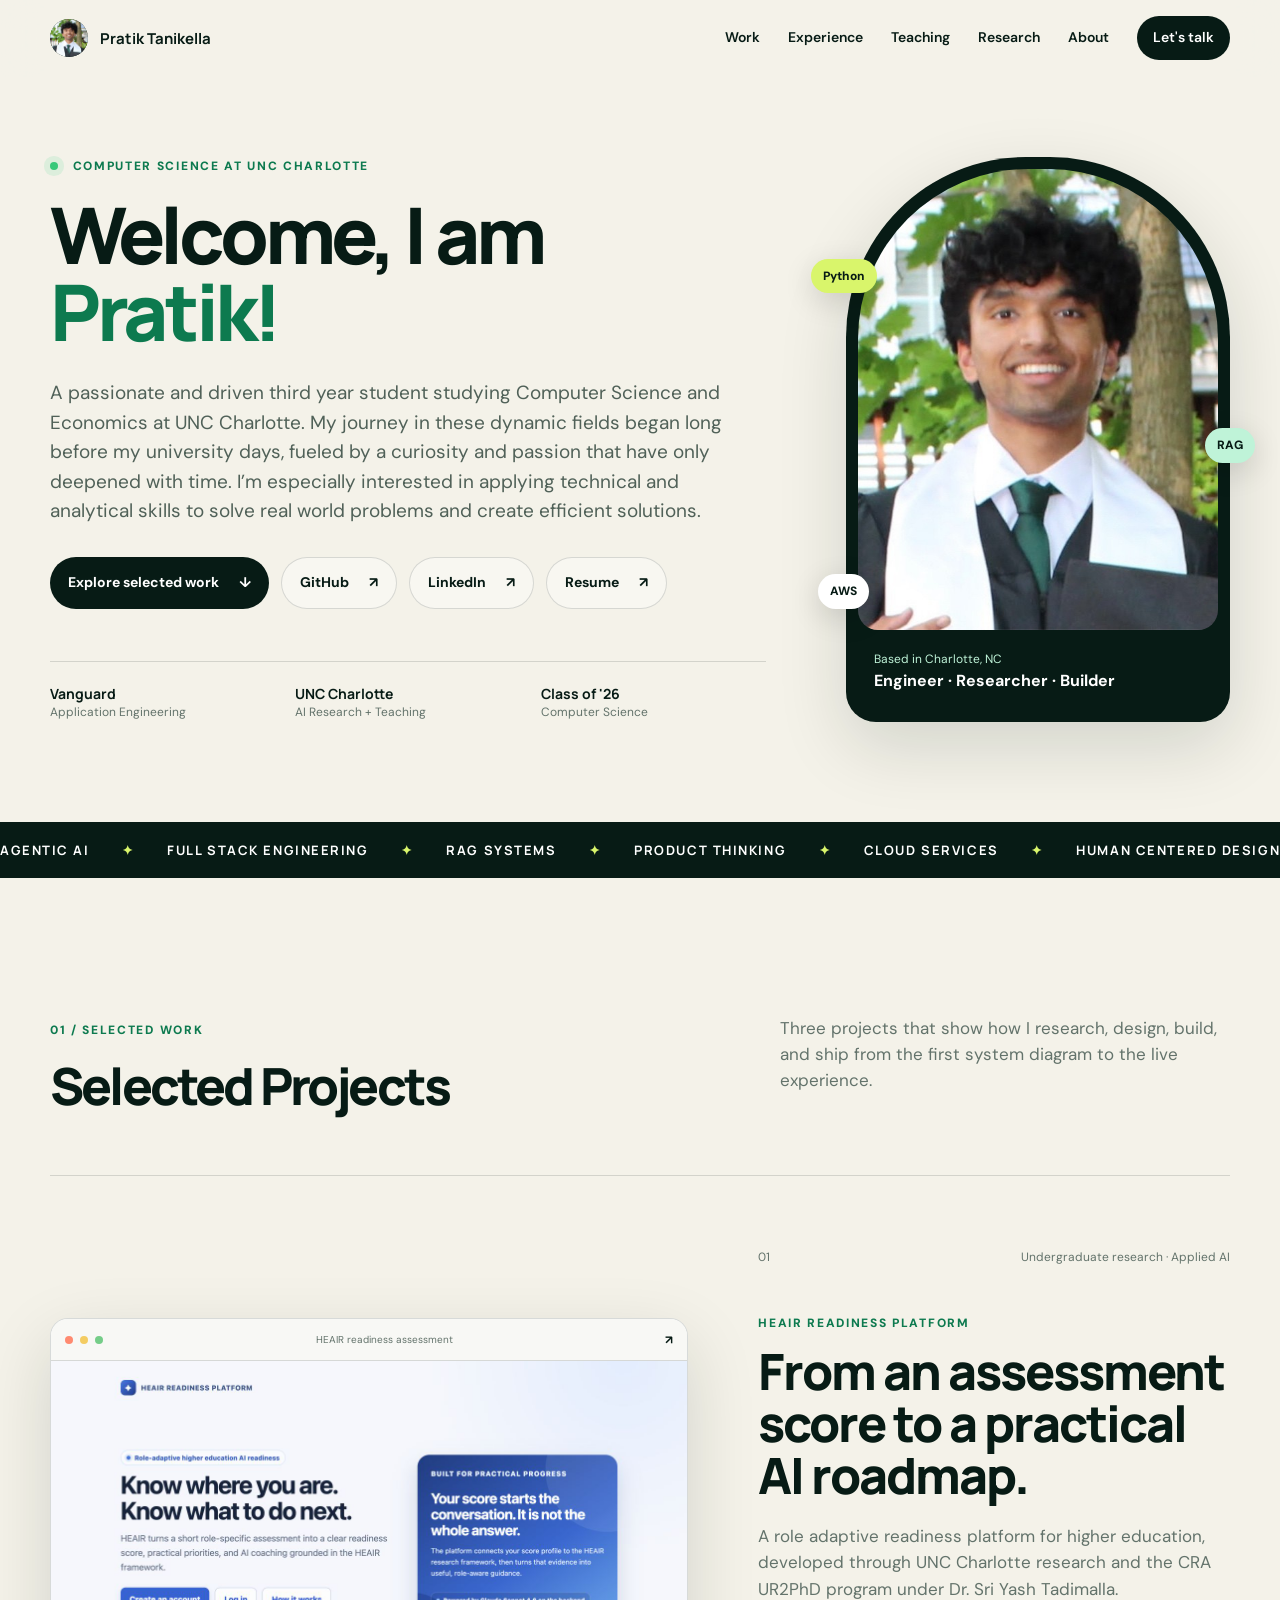
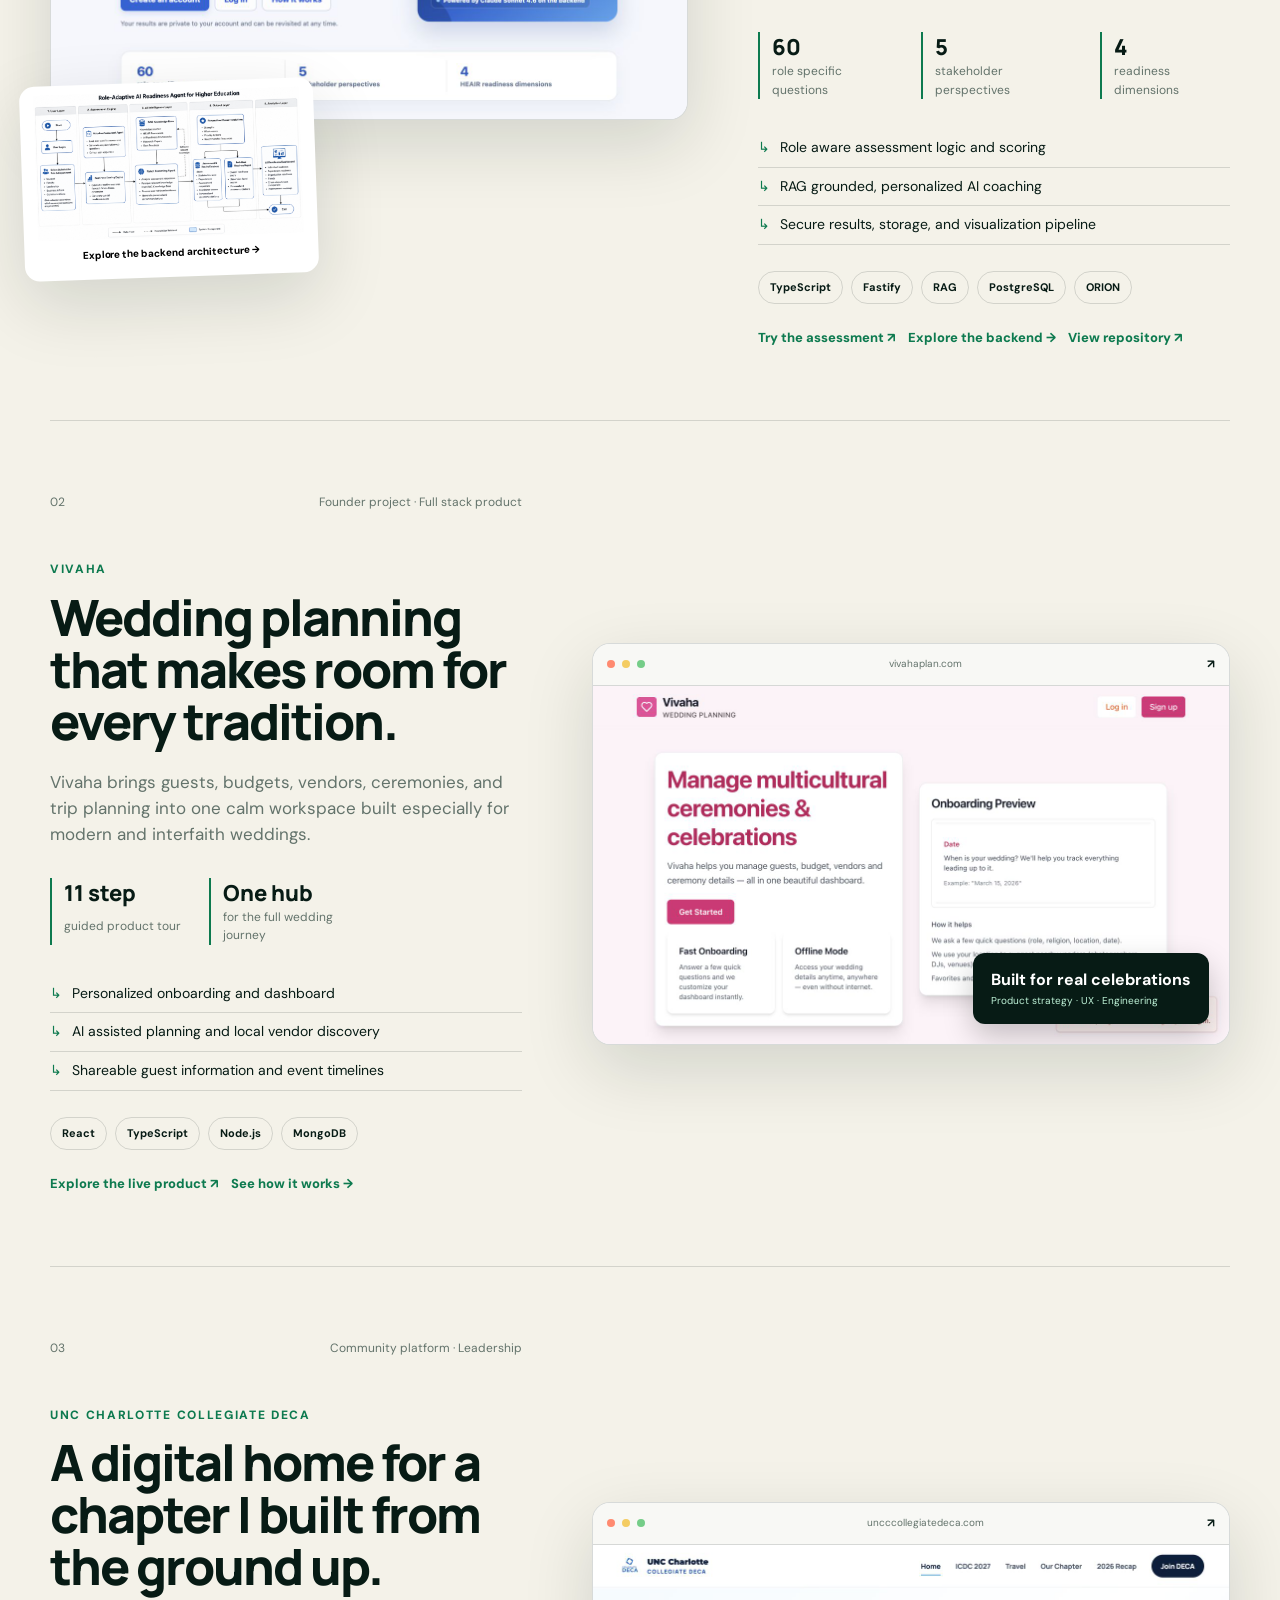
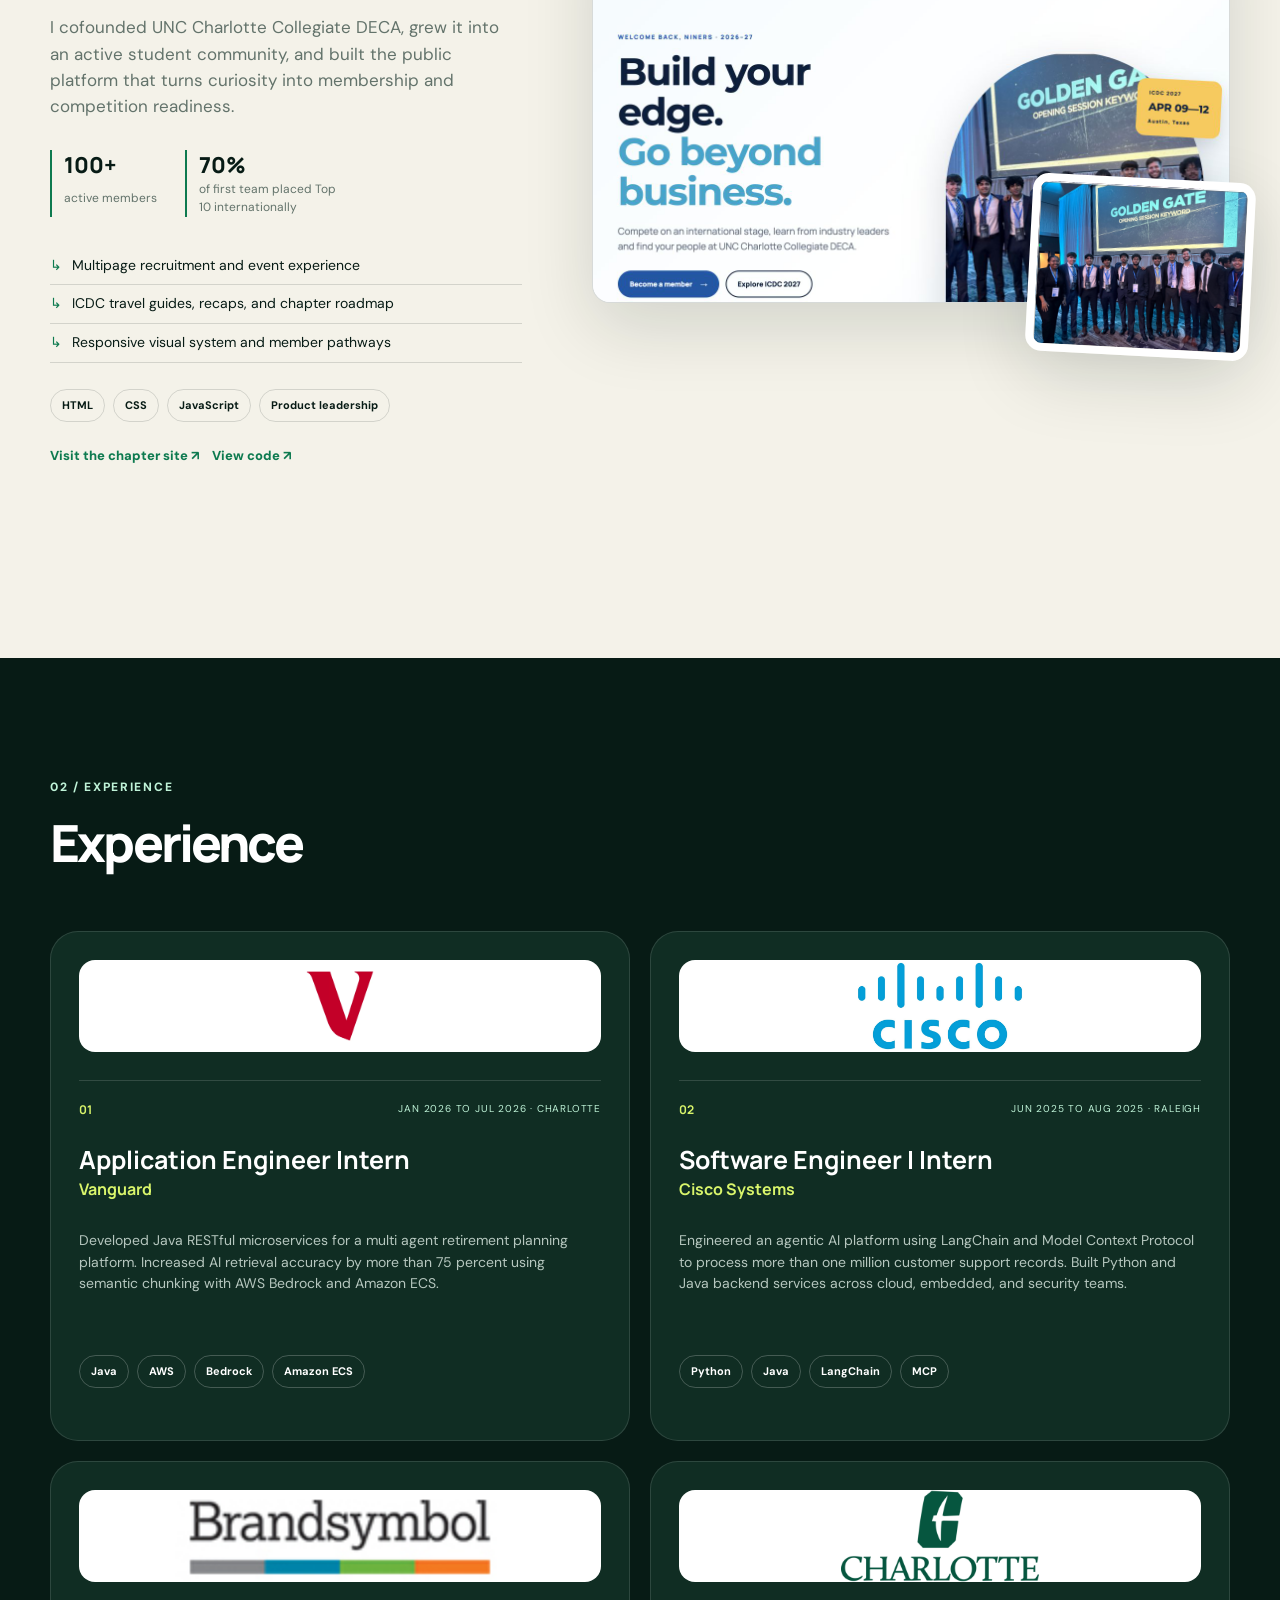
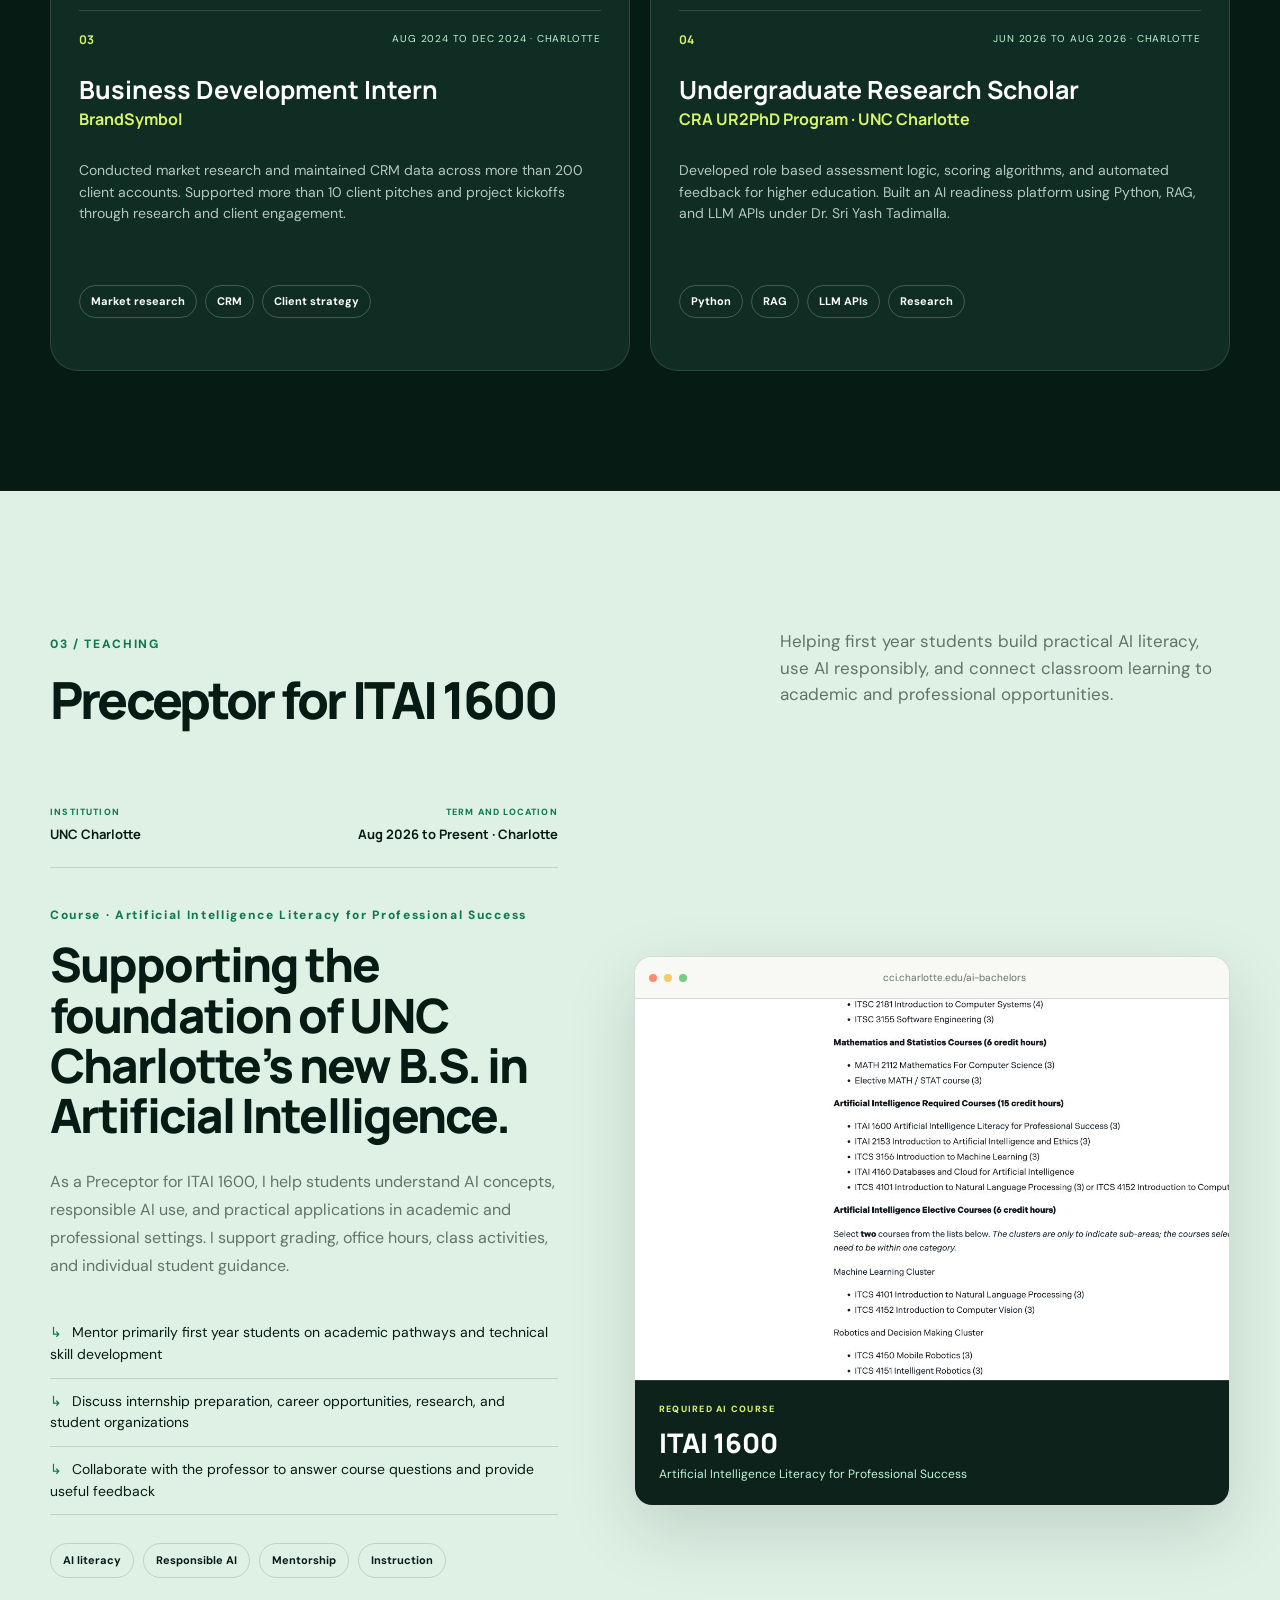
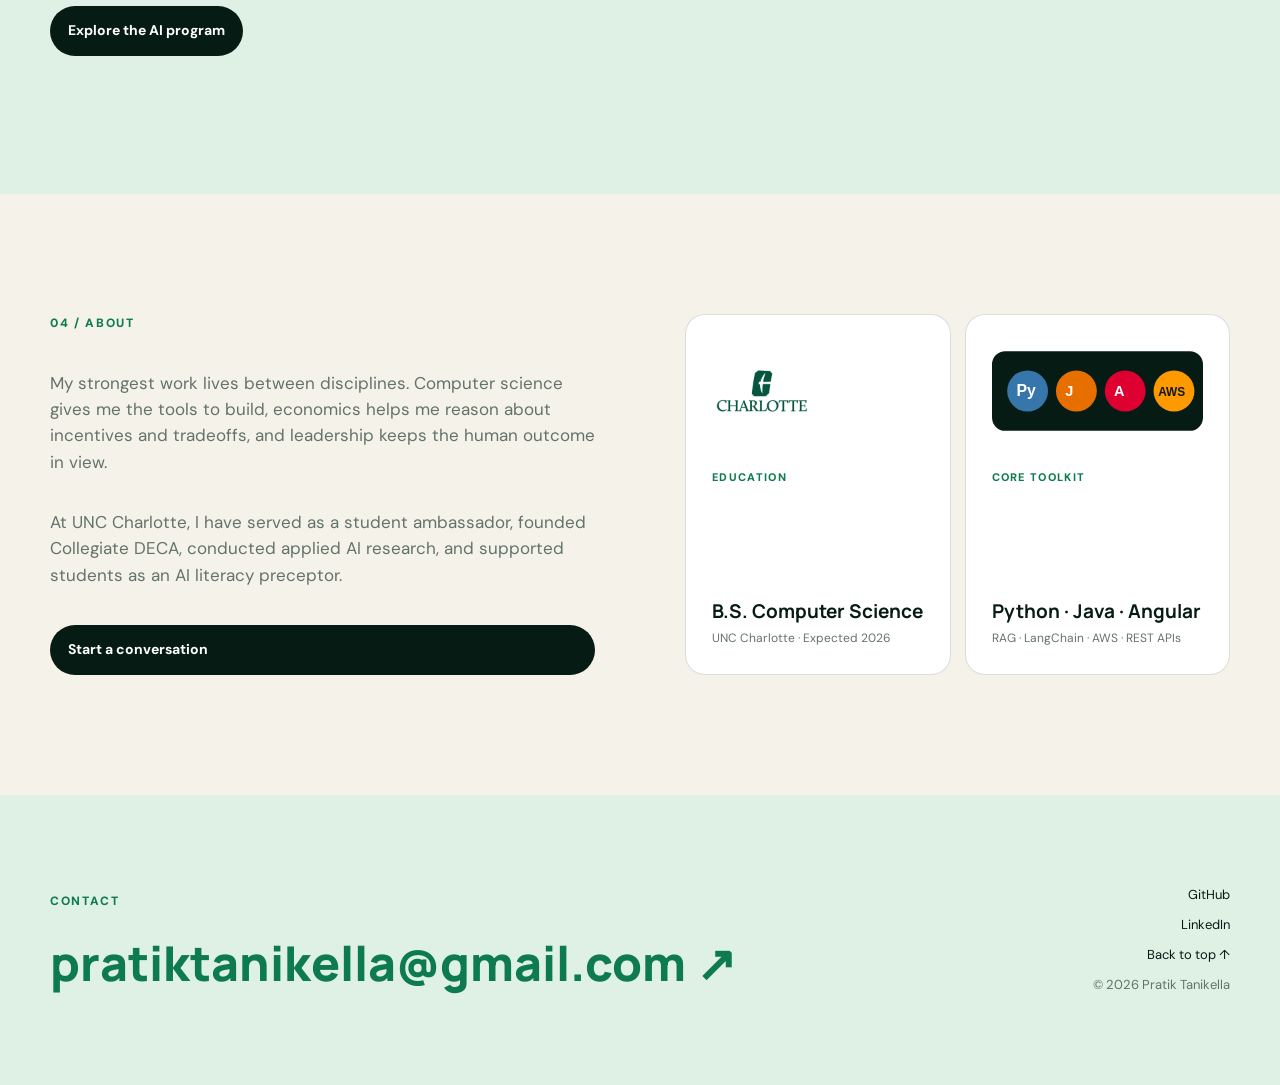
<file: index.html>
<!doctype html>
<html lang="en">
<head>
  <meta charset="utf-8">
  <meta name="viewport" content="width=device-width, initial-scale=1">
  <meta name="description" content="Pratik Tanikella builds applied AI systems and thoughtful digital products across fintech, higher education, and community platforms.">
  <meta name="theme-color" content="#071b15">
  <title>Pratik Tanikella | Applied AI & Software Engineer</title>
  <link rel="icon" href="newfav.png" type="image/png">
  <link rel="preconnect" href="https://fonts.googleapis.com">
  <link rel="preconnect" href="https://fonts.gstatic.com" crossorigin>
  <link href="https://fonts.googleapis.com/css2?family=DM+Sans:wght@400;500;600;700&family=Manrope:wght@600;700;800&display=swap" rel="stylesheet">
  <link rel="stylesheet" href="styles.css">
</head>
<body>
  <a class="skip-link" href="#main">Skip to content</a>
  <header class="site-header">
    <nav class="nav shell" aria-label="Primary navigation">
      <a class="brand" href="#top" aria-label="Pratik Tanikella, home"><span class="brand-mark"><img src="img1.jpeg" alt=""></span><span>Pratik Tanikella</span></a>
      <button class="nav-toggle" type="button" aria-expanded="false" aria-controls="nav-links">Menu</button>
      <div class="nav-links" id="nav-links">
        <a href="#work">Work</a><a href="#experience">Experience</a><a href="#teaching">Teaching</a><a href="#research">Research</a><a href="#about">About</a>
        <a class="nav-cta" href="mailto:pratiktanikella@gmail.com">Let's talk</a>
      </div>
    </nav>
  </header>

  <main id="main">
    <section class="hero shell" id="top">
      <div class="hero-copy reveal">
        <p class="eyebrow"><span class="status-dot"></span> Computer Science at UNC Charlotte</p>
        <h1>Welcome, I am <span>Pratik!</span></h1>
        <p class="lede">A passionate and driven third year student studying Computer Science and Economics at UNC Charlotte. My journey in these dynamic fields began long before my university days, fueled by a curiosity and passion that have only deepened with time. I’m especially interested in applying technical and analytical skills to solve real world problems and create efficient solutions.</p>
        <div class="hero-actions">
          <a class="button primary" href="#work">Explore selected work <span>↓</span></a>
          <a class="button ghost" href="https://github.com/tanikellapratik23" target="_blank" rel="noreferrer">GitHub <span>↗</span></a>
          <a class="button ghost" href="https://www.linkedin.com/in/pratik-tanikella/" target="_blank" rel="noreferrer">LinkedIn <span>↗</span></a>
          <a class="button ghost" href="assets/Pratik-Tanikella-Resume.pdf" target="_blank" rel="noreferrer">Resume <span>↗</span></a>
        </div>
        <div class="hero-proof" aria-label="Current focus">
          <div><strong>Vanguard</strong><span>Application Engineering</span></div>
          <div><strong>UNC Charlotte</strong><span>AI Research + Teaching</span></div>
          <div><strong>Class of '26</strong><span>Computer Science</span></div>
        </div>
      </div>
      <aside class="portrait-card reveal">
        <div class="portrait-wrap"><img src="img1.jpeg" alt="Pratik Tanikella"></div>
        <div class="portrait-caption"><span>Based in Charlotte, NC</span><strong>Engineer · Researcher · Builder</strong></div>
        <span class="orbit orbit-one">Python</span><span class="orbit orbit-two">RAG</span><span class="orbit orbit-three">AWS</span>
      </aside>
    </section>

    <section class="marquee" aria-label="Core skills"><div>AGENTIC AI <span>✦</span> FULL STACK ENGINEERING <span>✦</span> RAG SYSTEMS <span>✦</span> PRODUCT THINKING <span>✦</span> CLOUD SERVICES <span>✦</span> HUMAN CENTERED DESIGN</div></section>

    <section class="section shell" id="work">
      <div class="section-heading compact-heading reveal"><div><p class="kicker">01 / Selected work</p><h2>Selected Projects</h2></div><p>Three projects that show how I research, design, build, and ship from the first system diagram to the live experience.</p></div>

      <article class="case-study reverse case-heair reveal" id="research">
        <div class="case-copy">
          <div class="case-meta"><span>01</span><span>Undergraduate research · Applied AI</span></div>
          <p class="project-label">HEAIR READINESS PLATFORM</p><h3>From an assessment score to a practical AI roadmap.</h3>
          <p>A role adaptive readiness platform for higher education, developed through UNC Charlotte research and the CRA UR2PhD program under Dr. Sri Yash Tadimalla.</p>
          <div class="impact-row"><div><strong>60</strong><span>role specific questions</span></div><div><strong>5</strong><span>stakeholder perspectives</span></div><div><strong>4</strong><span>readiness dimensions</span></div></div>
          <ul class="feature-list"><li>Role aware assessment logic and scoring</li><li>RAG grounded, personalized AI coaching</li><li>Secure results, storage, and visualization pipeline</li></ul>
          <div class="tag-row"><span>TypeScript</span><span>Fastify</span><span>RAG</span><span>PostgreSQL</span><span>ORION</span></div>
          <div class="case-actions"><a href="https://tanikellapratik23.github.io/heair-readiness-platform/docs/" target="_blank" rel="noreferrer">Try the assessment ↗</a><button class="text-button" data-open-modal="heair">Explore the backend →</button><a href="https://github.com/tanikellapratik23/heair-readiness-platform" target="_blank" rel="noreferrer">View repository ↗</a></div>
        </div>
        <div class="visual-stack"><a class="browser-frame" href="https://tanikellapratik23.github.io/heair-readiness-platform/docs/" target="_blank" rel="noreferrer"><div class="browser-bar"><i></i><i></i><i></i><span>HEAIR readiness assessment</span><b>↗</b></div><img src="assets/heair-preview.png" alt="HEAIR Readiness Platform assessment landing page"></a><button class="diagram-peek" data-open-modal="heair"><img src="assets/heair-system-design.png" alt="HEAIR platform system design diagram"><span>Explore the backend architecture →</span></button></div>
      </article>

      <article class="case-study case-vivaha reveal">
        <div class="case-copy">
          <div class="case-meta"><span>02</span><span>Founder project · Full stack product</span></div>
          <p class="project-label">VIVAHA</p><h3>Wedding planning that makes room for every tradition.</h3>
          <p>Vivaha brings guests, budgets, vendors, ceremonies, and trip planning into one calm workspace built especially for modern and interfaith weddings.</p>
          <div class="impact-row"><div><strong>11 step</strong><span>guided product tour</span></div><div><strong>One hub</strong><span>for the full wedding journey</span></div></div>
          <ul class="feature-list"><li>Personalized onboarding and dashboard</li><li>AI assisted planning and local vendor discovery</li><li>Shareable guest information and event timelines</li></ul>
          <div class="tag-row"><span>React</span><span>TypeScript</span><span>Node.js</span><span>MongoDB</span></div>
          <div class="case-actions"><a href="https://vivahaplan.com/" target="_blank" rel="noreferrer">Explore the live product ↗</a><button class="text-button" data-open-modal="vivaha">See how it works →</button></div>
        </div>
        <a class="browser-frame" href="https://vivahaplan.com/" target="_blank" rel="noreferrer" aria-label="Open Vivaha live website">
          <div class="browser-bar"><i></i><i></i><i></i><span>vivahaplan.com</span><b>↗</b></div><img src="assets/vivaha-preview.png" alt="Vivaha wedding planning product landing page"><div class="float-note"><strong>Built for real celebrations</strong><span>Product strategy · UX · Engineering</span></div>
        </a>
      </article>

      <article class="case-study case-deca reveal">
        <div class="case-copy">
          <div class="case-meta"><span>03</span><span>Community platform · Leadership</span></div>
          <p class="project-label">UNC CHARLOTTE COLLEGIATE DECA</p><h3>A digital home for a chapter I built from the ground up.</h3>
          <p>I cofounded UNC Charlotte Collegiate DECA, grew it into an active student community, and built the public platform that turns curiosity into membership and competition readiness.</p>
          <div class="impact-row"><div><strong>100+</strong><span>active members</span></div><div><strong>70%</strong><span>of first team placed Top 10 internationally</span></div></div>
          <ul class="feature-list"><li>Multipage recruitment and event experience</li><li>ICDC travel guides, recaps, and chapter roadmap</li><li>Responsive visual system and member pathways</li></ul>
          <div class="tag-row"><span>HTML</span><span>CSS</span><span>JavaScript</span><span>Product leadership</span></div>
          <div class="case-actions"><a href="https://uncccollegiatedeca.com/" target="_blank" rel="noreferrer">Visit the chapter site ↗</a><a href="https://github.com/tanikellapratik23/uncccollegiatedecawebiste" target="_blank" rel="noreferrer">View code ↗</a></div>
        </div>
        <div class="deca-visual"><a class="browser-frame" href="https://uncccollegiatedeca.com/" target="_blank" rel="noreferrer"><div class="browser-bar"><i></i><i></i><i></i><span>uncccollegiatedeca.com</span><b>↗</b></div><img src="assets/deca-preview.png" alt="UNC Charlotte Collegiate DECA website"></a><img class="team-photo" src="assets/deca-team.png" alt="UNC Charlotte Collegiate DECA members at competition"></div>
      </article>
    </section>

    <section class="section experience-section" id="experience">
      <div class="shell"><div class="section-heading compact-heading reveal"><div><p class="kicker">02 / Experience</p><h2>Experience</h2></div></div>
        <div class="experience-cards">
          <article class="experience-card reveal"><div class="experience-logo logo-vanguard"><img src="assets/logo-vanguard.png" alt="Vanguard logo"></div><div class="experience-card-head"><span>01</span><p>JAN 2026 TO JUL 2026 · CHARLOTTE</p></div><h3>Application Engineer Intern</h3><h4>Vanguard</h4><p>Developed Java RESTful microservices for a multi agent retirement planning platform. Increased AI retrieval accuracy by more than 75 percent using semantic chunking with AWS Bedrock and Amazon ECS.</p><div class="tag-row"><span>Java</span><span>AWS</span><span>Bedrock</span><span>Amazon ECS</span></div></article>
          <article class="experience-card reveal"><div class="experience-logo logo-cisco"><img src="assets/logo-cisco.png" alt="Cisco logo"></div><div class="experience-card-head"><span>02</span><p>JUN 2025 TO AUG 2025 · RALEIGH</p></div><h3>Software Engineer I Intern</h3><h4>Cisco Systems</h4><p>Engineered an agentic AI platform using LangChain and Model Context Protocol to process more than one million customer support records. Built Python and Java backend services across cloud, embedded, and security teams.</p><div class="tag-row"><span>Python</span><span>Java</span><span>LangChain</span><span>MCP</span></div></article>
          <article class="experience-card reveal"><div class="experience-logo logo-brandsymbol"><img src="assets/logo-brandsymbol.png" alt="BrandSymbol logo"></div><div class="experience-card-head"><span>03</span><p>AUG 2024 TO DEC 2024 · CHARLOTTE</p></div><h3>Business Development Intern</h3><h4>BrandSymbol</h4><p>Conducted market research and maintained CRM data across more than 200 client accounts. Supported more than 10 client pitches and project kickoffs through research and client engagement.</p><div class="tag-row"><span>Market research</span><span>CRM</span><span>Client strategy</span></div></article>
          <article class="experience-card reveal"><div class="experience-logo logo-charlotte"><img src="assets/logo-charlotte.png" alt="UNC Charlotte logo"></div><div class="experience-card-head"><span>04</span><p>JUN 2026 TO AUG 2026 · CHARLOTTE</p></div><h3>Undergraduate Research Scholar</h3><h4>CRA UR2PhD Program · UNC Charlotte</h4><p>Developed role based assessment logic, scoring algorithms, and automated feedback for higher education. Built an AI readiness platform using Python, RAG, and LLM APIs under Dr. Sri Yash Tadimalla.</p><div class="tag-row"><span>Python</span><span>RAG</span><span>LLM APIs</span><span>Research</span></div></article>
        </div>
      </div>
    </section>

    <section class="section teaching-section" id="teaching">
      <div class="shell">
        <div class="section-heading compact-heading reveal">
          <div><p class="kicker">03 / Teaching</p><h2>Preceptor for ITAI 1600</h2></div>
          <p>Helping first year students build practical AI literacy, use AI responsibly, and connect classroom learning to academic and professional opportunities.</p>
        </div>
        <article class="teaching-feature reveal">
          <div class="teaching-copy">
            <div class="teaching-meta">
              <div><span>Institution</span><strong>UNC Charlotte</strong></div>
              <div><span>Term and location</span><strong>Aug 2026 to Present · Charlotte</strong></div>
            </div>
            <p class="project-label">Course · Artificial Intelligence Literacy for Professional Success</p>
            <h3>Supporting the foundation of UNC Charlotte’s new B.S. in Artificial Intelligence.</h3>
            <p>As a Preceptor for ITAI 1600, I help students understand AI concepts, responsible AI use, and practical applications in academic and professional settings. I support grading, office hours, class activities, and individual student guidance.</p>
            <ul class="feature-list">
              <li>Mentor primarily first year students on academic pathways and technical skill development</li>
              <li>Discuss internship preparation, career opportunities, research, and student organizations</li>
              <li>Collaborate with the professor to answer course questions and provide useful feedback</li>
            </ul>
            <ul class="teaching-tags" aria-label="Teaching focus areas">
              <li>AI literacy</li>
              <li>Responsible AI</li>
              <li>Mentorship</li>
              <li>Instruction</li>
            </ul>
            <a class="button primary" href="https://cci.charlotte.edu/ai-bachelors/" target="_blank" rel="noreferrer">Explore the AI program</a>
          </div>
          <a class="browser-frame teaching-preview" href="https://cci.charlotte.edu/ai-bachelors/" target="_blank" rel="noreferrer" aria-label="Open UNC Charlotte Bachelor of Science in Artificial Intelligence program page">
            <div class="browser-bar"><i></i><i></i><i></i><span>cci.charlotte.edu/ai-bachelors</span></div>
            <img src="assets/itai1600-preview.jpg" alt="UNC Charlotte artificial intelligence curriculum showing ITAI 1600 Artificial Intelligence Literacy for Professional Success">
            <div class="course-highlight"><span>REQUIRED AI COURSE</span><strong>ITAI 1600</strong><p>Artificial Intelligence Literacy for Professional Success</p></div>
          </a>
        </article>
      </div>
    </section>

    <section class="section shell about" id="about">
      <div class="about-copy reveal"><p class="kicker">04 / About</p><p>My strongest work lives between disciplines. Computer science gives me the tools to build, economics helps me reason about incentives and tradeoffs, and leadership keeps the human outcome in view.</p><p>At UNC Charlotte, I have served as a student ambassador, founded Collegiate DECA, conducted applied AI research, and supported students as an AI literacy preceptor.</p><a class="button primary" href="mailto:pratiktanikella@gmail.com">Start a conversation</a></div>
      <div class="about-cards reveal"><div><img src="assets/logo-charlotte.png" alt="UNC Charlotte logo"><span>Education</span><strong>B.S. Computer Science</strong><p>UNC Charlotte · Expected 2026</p></div><div><img src="assets/tech-toolkit.svg" alt="Python, Java, Angular, and AWS technology symbols"><span>Core toolkit</span><strong>Python · Java · Angular</strong><p>RAG · LangChain · AWS · REST APIs</p></div></div>
    </section>
  </main>

  <footer><div class="shell footer-inner"><div><p class="kicker">CONTACT</p><a class="footer-email" href="mailto:pratiktanikella@gmail.com">pratiktanikella@gmail.com ↗</a></div><div class="footer-links"><a href="https://github.com/tanikellapratik23" target="_blank" rel="noreferrer">GitHub</a><a href="https://www.linkedin.com/in/pratik-tanikella/" target="_blank" rel="noreferrer">LinkedIn</a><a href="#top">Back to top ↑</a><span>© <span id="year"></span> Pratik Tanikella</span></div></div></footer>

  <dialog class="project-modal" id="vivaha-modal"><button class="modal-close" type="button" aria-label="Close">×</button><p class="kicker">PRODUCT WALKTHROUGH</p><h2>How Vivaha moves from questions to a plan.</h2><div class="walkthrough"><div><span>01</span><strong>Understand the celebration</strong><p>Role, date, location, traditions, guest count, style, and budget shape the experience.</p></div><div><span>02</span><strong>Create a living dashboard</strong><p>One workspace organizes the ceremony timeline, guests, budget, vendors, and trips.</p></div><div><span>03</span><strong>Guide the next decision</strong><p>Vivaha AI uses the couple's context to suggest practical next steps instead of generic advice.</p></div><div><span>04</span><strong>Keep everyone aligned</strong><p>Shareable wedding information stays current while plans change.</p></div></div><a class="button primary" href="https://vivahaplan.com/" target="_blank" rel="noreferrer">Open Vivaha ↗</a></dialog>
  <dialog class="project-modal architecture-modal backend-modal" id="heair-modal">
    <button class="modal-close" type="button" aria-label="Close">×</button>
    <p class="kicker">BACKEND DEEP DIVE</p>
    <h2>From approved research to page cited AI coaching.</h2>
    <p class="modal-lede">HEAIR supplies the readiness framework. HEARMES turns it into a working platform with role adaptive assessments, deterministic scoring, secure data storage, and a research grounded AI coach.</p>
    <img src="assets/heair-system-design.png" alt="Role adaptive AI readiness agent architecture showing assessment, retrieval, output, and analytics layers">
    <div class="runtime-grid">
      <article><span>LIVE ASSESSMENT ENGINE</span><strong>Scores stay deterministic.</strong><p>Each assessment includes 17 scored questions and four contextual questions. Responses map to 0, 25, 50, 75, or 100, then roll into four readiness dimensions. Unsure, unanswered, and inapplicable responses are excluded and reported separately as coverage.</p></article>
      <article><span>LIVE AI COACH</span><strong>Advice stays connected to evidence.</strong><p>The Coach combines the saved readiness profile, stakeholder role, institutional context, and dimension comments with metadata and keyword matched research passages. A Claude based model explains results and proposes actions without calculating or changing readiness scores.</p></article>
    </div>
    <div class="backend-boundary">
      <span>PRODUCTION BOUNDARY</span>
      <strong>ORION prepares research offline. It does not serve live Coach requests.</strong>
      <p>The public interface runs on GitHub Pages, calls a TypeScript and Fastify backend on Render, and stores application data through Prisma and PostgreSQL. Once research is validated and imported, the live backend retrieves it from the shared Coach collection.</p>
    </div>
    <div class="backend-pipeline">
      <article><span>01</span><div><strong>Approve the source</strong><p>A local only dashboard accepts an approved, non-sensitive PDF with its exact title, citation, and source category.</p></div></article>
      <article><span>02</span><div><strong>Send it securely to ORION</strong><p>An SSH connection established separately through Cisco Secure Client and Duo copies the PDF into UNC Charlotte ORION storage. Credentials never enter the dashboard.</p></div></article>
      <article><span>03</span><div><strong>Build a page aware artifact</strong><p>A scheduled Slurm job extracts page text, creates overlapping 450 word chunks with a 350 word stride, and preserves page, section, role, title, and citation metadata.</p></div></article>
      <article><span>04</span><div><strong>Verify before import</strong><p>The versioned JSON artifact records an input checksum and its own integrity checksum. It must complete on ORION, download successfully, pass validation, and clear a local database dry run.</p></div></article>
      <article><span>05</span><div><strong>Publish to the Coach corpus</strong><p>An explicit Prisma transaction upserts the document and replaces its chunks in the Neon backed <code>heair_paper</code> collection. The Coach can then retrieve evidence and show the paper title, citation, and PDF page in its sources.</p></div></article>
    </div>
    <div class="modal-actions"><a class="button primary" href="https://github.com/tanikellapratik23/HEARMES-Research-Publisher" target="_blank" rel="noreferrer">View the publisher repository ↗</a></div>
  </dialog>
  <script src="script.js"></script>
</body>
</html>
</file>
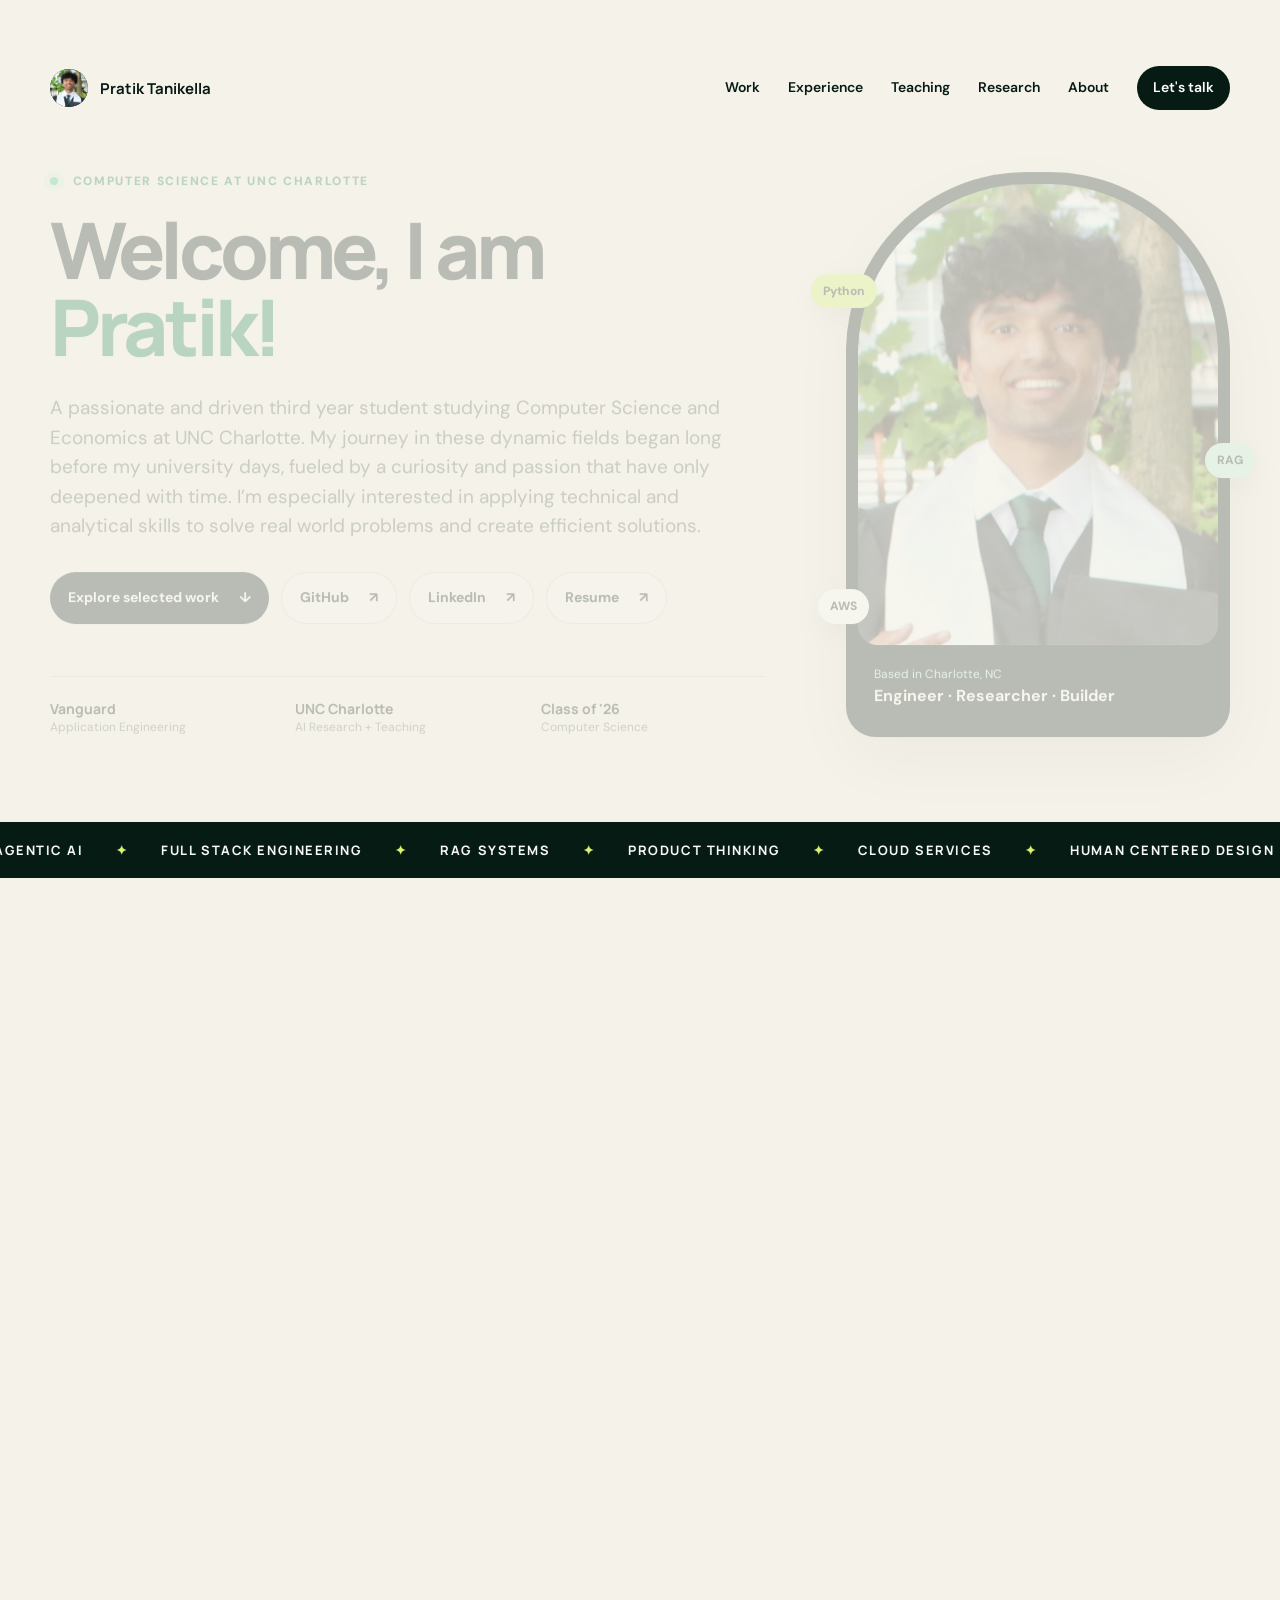
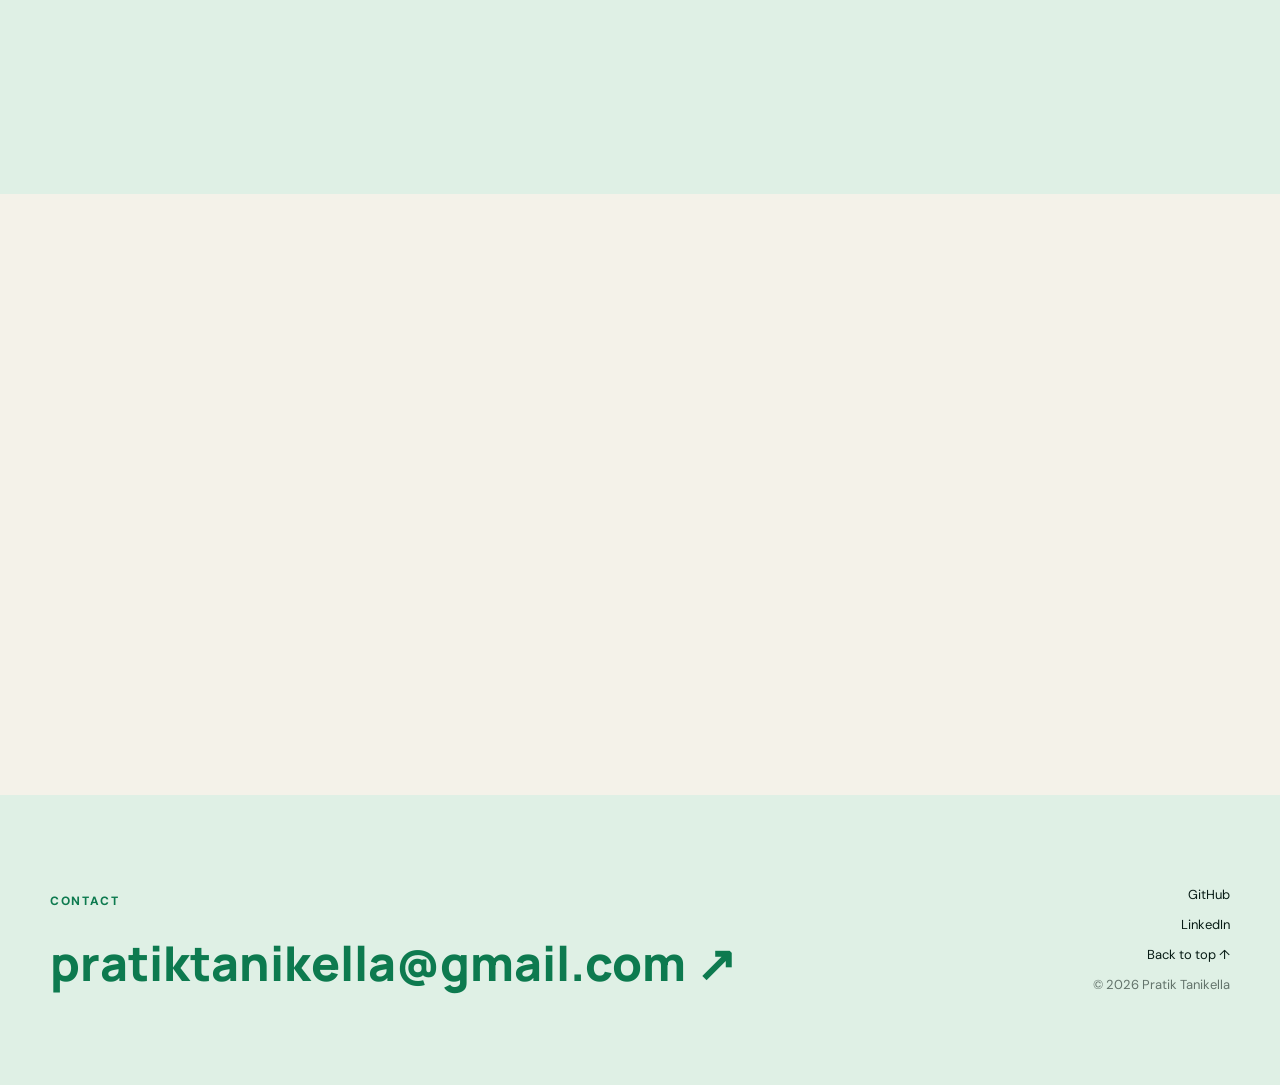
<file: implementation.html>
<!doctype html>
<html lang="en">
<head>
  <meta charset="utf-8">
  <meta name="viewport" content="width=device-width, initial-scale=1">
  <meta http-equiv="refresh" content="0; url=index.html#work">
  <title>Project Case Studies | Pratik Tanikella</title>
  <link rel="canonical" href="index.html#work">
</head>
<body>
  <p>Project case studies have moved to the <a href="index.html#work">selected work section</a>.</p>
</body>
</html>
</file>
<file: styles.css>
:root{--ink:#071b15;--ink-2:#0d2b21;--green:#0d7a4f;--mint:#bff3d8;--lime:#d9f56b;--cream:#f4f2e9;--white:#fff;--muted:#63736b;--line:rgba(7,27,21,.14);--shadow:0 24px 70px rgba(6,31,22,.14);--radius:28px;--shell:min(1180px,calc(100% - 40px))}
*{box-sizing:border-box}html{scroll-behavior:smooth}body{margin:0;background:var(--cream);color:var(--ink);font-family:"DM Sans",sans-serif;line-height:1.55;-webkit-font-smoothing:antialiased}body.modal-open{overflow:hidden}img{display:block;max-width:100%}a{color:inherit;text-decoration:none}button{font:inherit}.shell{width:var(--shell);margin-inline:auto}.skip-link{position:absolute;left:-9999px}.skip-link:focus{left:12px;top:12px;background:#fff;padding:10px;z-index:1000}.site-header{position:sticky;top:0;z-index:100;background:rgba(244,242,233,.84);backdrop-filter:blur(18px);border-bottom:1px solid transparent;transition:.25s}.site-header.scrolled{border-color:var(--line)}.nav{height:76px;display:flex;align-items:center;justify-content:space-between}.brand{display:flex;align-items:center;gap:12px;font:700 15px Manrope}.brand-mark{display:grid;place-items:center;width:38px;height:38px;border-radius:50%;background:var(--ink);color:var(--lime);font-size:12px}.nav-links{display:flex;align-items:center;gap:28px;font-size:14px;font-weight:600}.nav-links>a:not(.nav-cta):hover{color:var(--green)}.nav-cta{padding:11px 16px;background:var(--ink);color:#fff;border-radius:999px}.nav-toggle{display:none;border:0;background:transparent}.hero{min-height:740px;display:grid;grid-template-columns:minmax(0,1.4fr) minmax(320px,.75fr);align-items:center;gap:80px;padding-block:80px 100px}.eyebrow,.kicker{margin:0 0 20px;color:var(--green);font-size:12px;font-weight:800;letter-spacing:.14em;text-transform:uppercase}.status-dot{display:inline-block;width:8px;height:8px;border-radius:50%;background:#37c879;box-shadow:0 0 0 6px rgba(55,200,121,.12);margin-right:10px}.hero h1,.section h2,footer h2{font:800 clamp(46px,6.1vw,84px)/.99 Manrope;margin:0;letter-spacing:-.055em}.hero h1 span{color:var(--green)}.lede{font-size:19px;max-width:700px;color:#506158;margin:28px 0 32px}.hero-actions,.case-actions{display:flex;flex-wrap:wrap;gap:12px}.button{display:inline-flex;align-items:center;gap:20px;padding:14px 18px;border-radius:999px;font-weight:700;font-size:14px}.button.primary{background:var(--ink);color:#fff}.button.primary:hover{background:var(--green)}.button.ghost{border:1px solid var(--line);background:rgba(255,255,255,.38)}.hero-proof{display:grid;grid-template-columns:repeat(3,1fr);border-top:1px solid var(--line);margin-top:52px;padding-top:22px;gap:20px}.hero-proof div{display:grid}.hero-proof strong{font:700 14px Manrope}.hero-proof span{font-size:12px;color:var(--muted)}.portrait-card{position:relative;background:var(--ink);padding:12px;border-radius:180px 180px 30px 30px;box-shadow:var(--shadow);transform:rotate(1.5deg)}.portrait-wrap{overflow:hidden;border-radius:170px 170px 20px 20px;aspect-ratio:.78}.portrait-wrap img{width:100%;height:100%;object-fit:cover;object-position:center 15%}.portrait-caption{display:grid;color:white;padding:20px 16px 16px}.portrait-caption span{color:var(--mint);font-size:12px}.orbit{position:absolute;padding:8px 12px;border-radius:999px;background:var(--lime);font-weight:800;font-size:12px;box-shadow:0 8px 30px rgba(0,0,0,.14)}.orbit-one{top:18%;left:-35px}.orbit-two{right:-25px;top:48%;background:var(--mint)}.orbit-three{bottom:20%;left:-28px;background:white}.marquee{overflow:hidden;white-space:nowrap;padding:19px 0;background:var(--ink);color:white;font:700 13px Manrope;letter-spacing:.12em}.marquee div{width:max-content;animation:marquee 28s linear infinite}.marquee span{color:var(--lime);padding:0 28px}@keyframes marquee{to{transform:translateX(-50%)}}.section{padding-block:120px}.section-heading{display:flex;align-items:end;justify-content:space-between;gap:50px;margin-bottom:64px}.section-heading h2{font-size:clamp(40px,5vw,64px)}.section-heading>p{max-width:450px;color:var(--muted);font-size:17px}.case-study{display:grid;grid-template-columns:.85fr 1.15fr;gap:70px;align-items:center;padding:72px 0;border-top:1px solid var(--line)}.case-study.reverse{grid-template-columns:1.15fr .85fr}.case-study.reverse .case-copy{order:2}.case-study.reverse .visual-stack{order:1}.case-meta{display:flex;justify-content:space-between;color:var(--muted);font-size:12px;margin-bottom:48px}.project-label{color:var(--green);font-size:12px;letter-spacing:.14em;font-weight:800}.case-copy h3{font:800 clamp(32px,4vw,50px)/1.04 Manrope;letter-spacing:-.04em;margin:10px 0 22px}.case-copy>p:not(.project-label){color:var(--muted);font-size:17px}.impact-row{display:flex;gap:28px;margin:30px 0}.impact-row div{display:grid;border-left:2px solid var(--green);padding-left:12px}.impact-row strong{font:800 22px Manrope}.impact-row span{font-size:12px;color:var(--muted);max-width:145px}.feature-list{padding:0;margin:26px 0;list-style:none}.feature-list li{padding:8px 0;border-bottom:1px solid var(--line);font-size:14px}.feature-list li:before{content:"↳";color:var(--green);margin-right:10px}.tag-row{display:flex;gap:8px;flex-wrap:wrap;margin:24px 0}.tag-row span{padding:7px 11px;border:1px solid var(--line);border-radius:999px;font-size:11px;font-weight:700}.case-actions a,.text-button{color:var(--green);font-weight:800;font-size:13px}.text-button{border:0;background:none;padding:0;cursor:pointer}.browser-frame{display:block;background:white;border:1px solid rgba(7,27,21,.16);border-radius:18px;overflow:hidden;box-shadow:var(--shadow);position:relative;transition:.3s}.browser-frame:hover{transform:translateY(-6px) rotate(.3deg)}.browser-frame>img{width:100%;aspect-ratio:16/9;object-fit:cover;object-position:top}.browser-bar{height:42px;display:flex;align-items:center;gap:7px;padding:0 14px;background:#f8f8f5;border-bottom:1px solid var(--line)}.browser-bar i{width:8px;height:8px;border-radius:50%;background:#ff8a70}.browser-bar i:nth-child(2){background:#f4cc62}.browser-bar i:nth-child(3){background:#75cd88}.browser-bar span{margin:auto;font-size:10px;color:var(--muted)}.browser-bar b{font-size:12px}.float-note{position:absolute;right:20px;bottom:20px;display:grid;background:var(--ink);color:white;padding:15px 18px;border-radius:12px;box-shadow:0 12px 30px rgba(0,0,0,.22)}.float-note span{font-size:10px;color:var(--mint)}.visual-stack,.deca-visual{position:relative}.diagram-peek{width:46%;margin:-38px 0 0 -28px;position:relative;border:8px solid #fff;border-radius:15px;background:#fff;box-shadow:var(--shadow);cursor:pointer;transform:rotate(-2deg)}.diagram-peek span{display:block;padding:8px;font-size:10px;font-weight:800}.team-photo{position:absolute;width:35%;right:-22px;bottom:-52px;border:8px solid white;border-radius:16px;box-shadow:var(--shadow);transform:rotate(3deg)}.experience-section{background:var(--ink);color:white}.experience-section .section-heading>p{color:#a8bbb1}.experience-section .kicker{color:var(--mint)}.experience-grid{display:grid;grid-template-columns:1fr 1fr;gap:70px}.experience-feature{position:relative;background:var(--green);padding:42px;border-radius:var(--radius);min-height:500px;display:flex;flex-direction:column;justify-content:space-between}.company-mark{display:grid;place-items:center;width:64px;height:64px;border-radius:16px;background:white;color:var(--green);font:800 32px Manrope}.experience-feature .eyebrow{color:var(--mint);margin-top:70px}.experience-feature h3{font:800 32px Manrope;margin:0}.experience-feature h4{font:700 20px Manrope;margin:2px 0 18px;color:var(--lime)}.experience-feature p{max-width:480px}.experience-number{position:absolute;right:28px;top:20px;font:800 90px Manrope;color:rgba(255,255,255,.1)}.experience-feature .tag-row span{border-color:rgba(255,255,255,.3)}.experience-list article{display:grid;grid-template-columns:40px 1fr;gap:20px;padding:30px 0;border-top:1px solid rgba(255,255,255,.17)}.experience-list article>span{color:var(--lime);font:700 12px Manrope}.experience-list article div>p:first-child{font-size:10px;letter-spacing:.1em;color:var(--mint);margin:0 0 8px}.experience-list h3{font:700 20px Manrope;margin:0}.experience-list article div>p:last-child{color:#a8bbb1;font-size:14px}.about{display:grid;grid-template-columns:1fr 1fr;gap:90px}.about h2{font-size:clamp(38px,4.5vw,62px)}.about-copy>p:not(.kicker){color:var(--muted);font-size:17px}.about-copy .button{margin-top:20px}.about-cards{display:grid;grid-template-columns:1fr 1fr;gap:14px}.about-cards>div{padding:26px;background:#fff;border-radius:20px;border:1px solid var(--line);min-height:180px;display:flex;flex-direction:column}.about-cards span{font-size:11px;text-transform:uppercase;letter-spacing:.12em;color:var(--green);font-weight:800}.about-cards strong{font:700 19px Manrope;margin-top:auto}.about-cards p{font-size:12px;color:var(--muted);margin:5px 0 0}footer{background:#dff0e5;padding:90px 0}footer h2{font-size:clamp(42px,6vw,76px)}footer h2+a{display:inline-block;margin-top:22px;color:var(--green);font-weight:800}.footer-inner{display:flex;justify-content:space-between;align-items:end}.footer-links{display:grid;text-align:right;gap:10px;font-size:13px}.footer-links span{color:var(--muted)}.project-modal{width:min(900px,calc(100% - 30px));max-height:90vh;border:0;border-radius:24px;padding:42px;background:var(--cream);color:var(--ink);box-shadow:var(--shadow)}.project-modal::backdrop{background:rgba(4,20,14,.78);backdrop-filter:blur(8px)}.project-modal h2{font:800 clamp(30px,5vw,50px)/1.05 Manrope;letter-spacing:-.04em;margin:0 0 28px}.modal-close{position:absolute;right:20px;top:15px;border:0;background:none;font-size:30px;cursor:pointer}.walkthrough{display:grid;grid-template-columns:1fr 1fr;gap:12px;margin-bottom:28px}.walkthrough div{background:white;border:1px solid var(--line);border-radius:16px;padding:20px}.walkthrough span{color:var(--green);font-weight:800}.walkthrough strong{display:block;margin:12px 0 5px}.walkthrough p{font-size:13px;color:var(--muted);margin:0}.architecture-modal img{border:1px solid var(--line);border-radius:14px}.architecture-modal>p:last-child{color:var(--muted)}.reveal{opacity:0;transform:translateY(20px);transition:opacity .65s ease,transform .65s ease}.reveal.visible{opacity:1;transform:none}
@media(max-width:900px){.nav-toggle{display:block}.nav-links{display:none;position:absolute;left:20px;right:20px;top:70px;padding:20px;background:var(--cream);border:1px solid var(--line);border-radius:18px;box-shadow:var(--shadow);align-items:stretch;flex-direction:column}.nav-links.open{display:flex}.hero{grid-template-columns:1fr;padding-top:60px}.portrait-card{max-width:460px;margin:auto}.section-heading,.footer-inner{align-items:flex-start;flex-direction:column}.case-study,.case-study.reverse,.experience-grid,.about{grid-template-columns:1fr}.case-study.reverse .case-copy,.case-study.reverse .visual-stack{order:initial}.deca-visual{margin-bottom:40px}.experience-grid{gap:26px}.footer-links{text-align:left}.hero-proof{grid-template-columns:1fr 1fr}.case-study{gap:40px}.section{padding-block:80px}}
@media(max-width:560px){:root{--shell:min(100% - 28px,1180px)}.hero{min-height:auto;gap:50px}.hero h1{font-size:43px}.lede{font-size:17px}.hero-proof{grid-template-columns:1fr}.hero-actions .button{width:100%;justify-content:space-between}.section-heading{margin-bottom:40px}.case-study{padding:55px 0}.impact-row{flex-wrap:wrap}.about-cards,.walkthrough{grid-template-columns:1fr}.project-modal{padding:36px 20px}.float-note{display:none}.team-photo{right:0}.orbit-one{left:-10px}.orbit-two{right:-8px}.orbit-three{left:-5px}}
@media(prefers-reduced-motion:reduce){*{scroll-behavior:auto!important;animation:none!important;transition:none!important}.reveal{opacity:1;transform:none}}
.compact-heading{align-items:end}.compact-heading h2{font-size:clamp(34px,4vw,52px)}
.experience-cards{display:grid;grid-template-columns:1fr 1fr;gap:20px}.experience-card{background:#102d23;border:1px solid rgba(255,255,255,.12);border-radius:var(--radius);padding:28px;display:flex;flex-direction:column;min-height:510px}.experience-card>img{width:100%;height:92px;object-fit:contain;object-position:left center;background:#fff;border-radius:16px;padding:12px;margin-bottom:28px}.experience-card-head{display:flex;justify-content:space-between;gap:20px;border-top:1px solid rgba(255,255,255,.14);padding-top:20px}.experience-card-head>span{color:var(--lime);font:700 12px Manrope}.experience-card-head>p{margin:0;color:var(--mint);font-size:10px;letter-spacing:.08em;text-align:right}.experience-card h3{font:700 25px/1.15 Manrope;margin:28px 0 3px}.experience-card h4{font:700 16px Manrope;color:var(--lime);margin:0 0 16px}.experience-card>p{color:#b6c7bf;font-size:14px}.experience-card .tag-row{margin-top:auto}.experience-card .tag-row span{border-color:rgba(255,255,255,.22)}
.about-cards{grid-template-columns:1fr 1fr}.about-cards>div{min-height:330px}.about-cards img{width:100%;height:100px;object-fit:contain;object-position:left center;margin-bottom:28px;border-radius:12px}.about-copy{display:flex;flex-direction:column;justify-content:center}.footer-email{display:inline-block;font:800 clamp(24px,4vw,48px) Manrope;color:var(--green)}
@media(max-width:900px){.experience-cards{grid-template-columns:1fr}.experience-card{min-height:auto}.compact-heading{align-items:flex-start}}
@media(max-width:560px){.about-cards{grid-template-columns:1fr}.experience-card{padding:22px}.experience-card h3{font-size:22px}.experience-card-head{flex-direction:column}.experience-card-head>p{text-align:left}.footer-email{font-size:21px}}
.brand-mark{overflow:hidden}.brand-mark img{width:100%;height:100%;object-fit:cover;object-position:center 18%}
.experience-logo{width:100%;height:92px;overflow:hidden;background-color:#fff;background-repeat:no-repeat;background-position:center;border-radius:16px;margin-bottom:28px}.experience-logo img{display:none}.experience-logo.logo-vanguard{background-image:url("assets/logo-vanguard.png");background-size:190px auto}.experience-logo.logo-cisco{background-image:url("assets/logo-cisco.png");background-size:180px auto}.experience-logo.logo-brandsymbol{background-image:url("assets/logo-brandsymbol.png");background-size:360px auto}.experience-logo.logo-charlotte{background-image:url("assets/logo-charlotte.png");background-size:220px auto}
.teaching-section{background:#dff0e5}.teaching-section .section-heading{margin-bottom:64px}.teaching-feature{display:grid;grid-template-columns:.92fr 1.08fr;gap:76px;align-items:center}.teaching-copy{padding:18px 0}.teaching-meta{display:grid;grid-template-columns:.8fr 1.2fr;gap:28px;margin-bottom:38px;padding-bottom:24px;border-bottom:1px solid var(--line)}.teaching-meta div{display:grid;gap:5px}.teaching-meta div:last-child{text-align:right}.teaching-meta span{color:var(--green);font-size:9px;font-weight:800;letter-spacing:.13em;text-transform:uppercase}.teaching-meta strong{color:var(--ink);font:700 13px Manrope}.teaching-copy .project-label{max-width:540px;line-height:1.6;margin-bottom:14px}.teaching-copy h3{font:800 clamp(31px,3.7vw,48px)/1.06 Manrope;letter-spacing:-.04em;margin:0 0 28px}.teaching-copy>p:not(.project-label){color:var(--muted);font-size:16px;line-height:1.75;margin:0 0 30px}.teaching-copy .feature-list{margin:0 0 28px}.teaching-copy .feature-list li{padding:12px 0;line-height:1.55}.teaching-tags{display:flex;flex-wrap:wrap;gap:9px;list-style:none;padding:0;margin:0 0 28px}.teaching-tags li{padding:8px 12px;border:1px solid var(--line);border-radius:999px;font-size:11px;font-weight:700}.teaching-copy .button{margin-top:0}.teaching-preview>img{height:auto;aspect-ratio:auto;object-fit:contain;object-position:top}.course-highlight{position:static;padding:22px 24px;background:rgba(7,27,21,.97);color:#fff;border-top:1px solid rgba(255,255,255,.12)}.course-highlight span{display:block;margin-bottom:7px;color:var(--lime);font-size:9px;font-weight:800;letter-spacing:.14em}.course-highlight strong{display:block;font:800 27px Manrope;margin-bottom:4px}.course-highlight p{margin:0;color:var(--mint);font-size:12px;line-height:1.5}
@media(max-width:900px){.teaching-feature{grid-template-columns:1fr;gap:30px}.teaching-copy{padding-top:0}}
@media(max-width:560px){.teaching-section .section-heading{margin-bottom:48px}.teaching-meta{grid-template-columns:1fr;gap:18px}.teaching-meta div:last-child{text-align:left}.teaching-copy h3{font-size:32px}.teaching-copy>p:not(.project-label){font-size:15px}.teaching-tags{gap:7px}.course-highlight{padding:20px}.nav-links{max-height:calc(100vh - 90px);overflow:auto}}

.backend-modal{width:min(1120px,calc(100% - 30px));padding:48px}.backend-modal h2{max-width:820px;margin-bottom:18px}.backend-modal .modal-lede{max-width:850px;margin:0 0 30px;color:var(--muted);font-size:17px;line-height:1.7}.backend-modal>img{width:100%;margin-bottom:24px;background:#fff}.runtime-grid{display:grid;grid-template-columns:repeat(2,minmax(0,1fr));gap:12px;margin-bottom:24px}.runtime-grid article{padding:22px;border:1px solid var(--line);border-radius:16px;background:#fff}.runtime-grid span{display:block;margin-bottom:8px;color:var(--green);font-size:9px;font-weight:800;letter-spacing:.13em}.runtime-grid strong{display:block;margin-bottom:8px;font:800 17px Manrope}.runtime-grid p{margin:0;color:var(--muted);font-size:13px;line-height:1.65}.backend-boundary{display:grid;gap:7px;margin:0 0 26px;padding:24px 26px;border-radius:18px;background:var(--ink);color:#fff}.backend-boundary span{color:var(--lime);font-size:10px;font-weight:800;letter-spacing:.14em}.backend-boundary strong{font:800 20px/1.3 Manrope}.backend-boundary p{margin:0;color:#b9ccc2;font-size:14px;line-height:1.65}.backend-pipeline{display:grid;grid-template-columns:repeat(2,minmax(0,1fr));gap:12px;margin-bottom:28px}.backend-pipeline article{display:grid;grid-template-columns:36px 1fr;gap:14px;padding:20px;border:1px solid var(--line);border-radius:16px;background:#fff}.backend-pipeline article:last-child{grid-column:1/-1}.backend-pipeline article>span{display:grid;place-items:center;width:34px;height:34px;border-radius:50%;background:var(--mint);color:var(--green);font:800 11px Manrope}.backend-pipeline strong{display:block;margin-bottom:6px;font:800 15px Manrope}.backend-pipeline p{margin:0;color:var(--muted);font-size:13px;line-height:1.6}.backend-pipeline code{padding:2px 5px;border-radius:5px;background:#edf3ef;color:var(--green);font-size:.92em}.modal-actions{display:flex;flex-wrap:wrap;gap:10px}.modal-actions .button.ghost{background:#fff}
@media(max-width:700px){.backend-modal{padding:38px 20px}.backend-modal .modal-lede{font-size:15px}.runtime-grid,.backend-pipeline{grid-template-columns:1fr}.backend-pipeline article:last-child{grid-column:auto}.backend-boundary{padding:20px}.modal-actions .button{width:100%;justify-content:space-between}}
</file>
